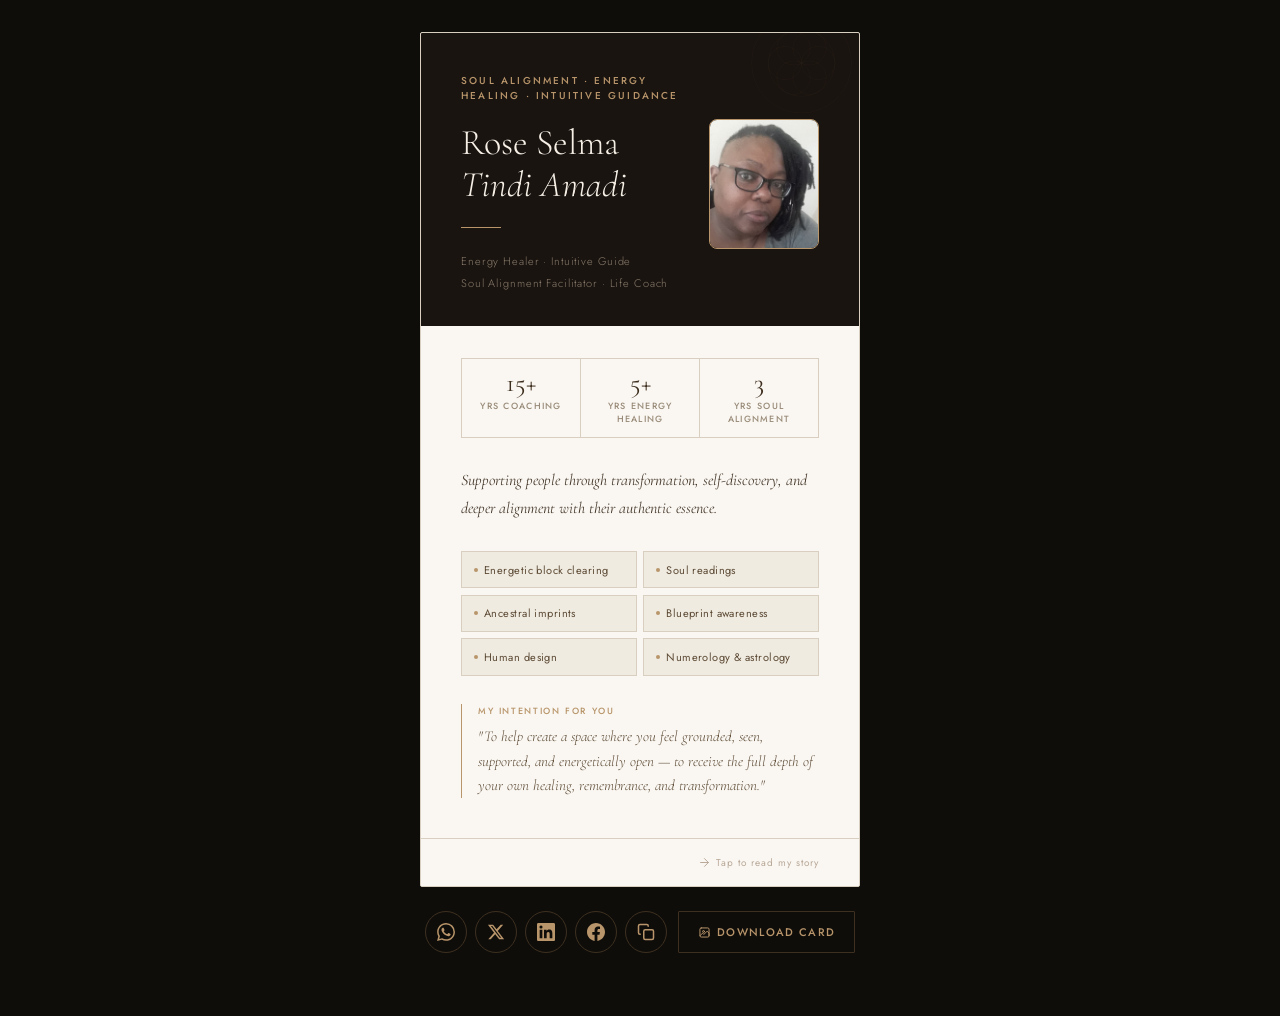
<file: index.html>
<!DOCTYPE html>
<html lang="en">
<head>
<meta charset="UTF-8">
<meta name="viewport" content="width=device-width, initial-scale=1.0">

<!-- Open Graph / Social Preview -->
<meta property="og:type" content="profile" />
<meta property="og:title" content="Rose Selma Tindi Amadi — Energy Healer & Soul Alignment Facilitator" />
<meta property="og:description" content="Supporting people through transformation, self-discovery, and deeper alignment with their authentic essence. Energy Healing · Soul Readings · Human Design · Numerology · Astrology · Life Coaching." />
<meta property="og:url" content="https://tich-labs.github.io/tindi-selma/" />
<meta property="og:image" content="https://tich-labs.github.io/tindi-selma/assets/og-image.png" />
<meta property="og:image:width" content="1200" />
<meta property="og:image:height" content="630" />
<meta property="profile:first_name" content="Rose Selma" />
<meta property="profile:last_name" content="Tindi Amadi" />

<!-- Twitter Card -->
<meta name="twitter:card" content="summary_large_image" />
<meta name="twitter:title" content="Rose Selma Tindi Amadi — Energy Healer & Soul Alignment Facilitator" />
<meta name="twitter:description" content="Supporting people through transformation, self-discovery, and deeper alignment. Energy Healing · Soul Readings · Life Coaching." />
<meta name="twitter:image" content="https://tich-labs.github.io/tindi-selma/assets/og-image.png" />

<!-- Theme -->
<meta name="theme-color" content="#0f0d0a" />
<meta name="apple-mobile-web-app-capable" content="yes" />
<meta name="apple-mobile-web-app-status-bar-style" content="black-translucent" />

<title>Rose Selma Tindi Amadi — Energy Healer &amp; Soul Alignment Facilitator</title>

<link rel="icon" type="image/svg+xml" href="assets/favicon.svg" />
<link rel="apple-touch-icon" href="assets/favicon.svg" />

<link href="https://fonts.googleapis.com/css2?family=Cormorant+Garamond:ital,wght@0,300;0,400;0,600;1,300;1,400&family=Jost:wght@300;400;500&display=swap" rel="stylesheet">
<style>
  *, *::before, *::after { box-sizing: border-box; margin: 0; padding: 0; }

  body {
    min-height: 100vh;
    display: flex;
    flex-direction: column;
    align-items: center;
    justify-content: center;
    background: #0f0d0a;
    font-family: 'Jost', sans-serif;
    padding: 2rem 1rem;
  }

  .scene {
    width: min(440px, 100%);
    perspective: 1200px;
    cursor: pointer;
  }

  .card-inner {
    width: 100%;
    position: relative;
    transform-style: preserve-3d;
    transition: transform 0.75s cubic-bezier(0.4, 0, 0.2, 1);
  }

  .scene.flipped .card-inner {
    transform: rotateY(180deg);
  }

  .card-face {
    width: 100%;
    backface-visibility: hidden;
    -webkit-backface-visibility: hidden;
    border-radius: 2px;
    overflow: hidden;
  }

  .front {
    position: relative;
  }

  .back {
    position: absolute;
    top: 0; left: 0; right: 0;
    min-height: 100%;
  }

  /* ── HERO ROW ── */
  .card-top {
    position: relative;
    padding: clamp(1.5rem, 5vw, 2.2rem) clamp(1.5rem, 5vw, 2.5rem);
  }
  .hero-row {
    display: flex;
    flex-direction: row;
    align-items: center;
    justify-content: space-between;
    gap: 1rem;
    position: relative;
    z-index: 1;
  }
  .hero-text {
    flex: 1;
    min-width: 0;
  }
  .hero-photo {
    flex: 0 0 110px;
    width: 110px;
    height: 130px;
    border-radius: 8px;
    border: 1.5px solid #b8956a;
    background-color: #1a1410;
    background-size: cover;
    background-position: center 20%;
    background-repeat: no-repeat;
    overflow: hidden;
  }
  .hero-photo img {
    width: 100%;
    height: 100%;
    object-fit: cover;
    display: block;
  }

  /* ── FRONT ── */
  .front { background: #faf7f2; border: 0.5px solid #d9cfc0; }

  .card-top {
    background: #1a1410;
    padding: clamp(1.5rem, 5vw, 2.5rem) clamp(1.5rem, 5vw, 2.5rem) clamp(1.2rem, 4vw, 2rem);
    position: relative;
    overflow: hidden;
  }

  .sacred-bg {
    position: absolute; top: -30px; right: -30px;
    width: clamp(120px, 40%, 180px);
    height: clamp(120px, 40%, 180px);
    opacity: 0.08;
  }

  .eyebrow {
    font-size: clamp(8px, 1.8vw, 10px);
    font-weight: 500; letter-spacing: 0.22em;
    text-transform: uppercase; color: #b8956a;
    margin-bottom: clamp(0.8rem, 3vw, 1.2rem);
  }

  .name {
    font-family: 'Cormorant Garamond', serif;
    font-size: clamp(26px, 7vw, 36px);
    font-weight: 300; color: #f5efe6;
    line-height: 1.15; margin-bottom: 0.5rem;
  }
  .name em { font-style: italic; }

  .divider-line {
    width: 40px; height: 0.5px;
    background: #b8956a;
    margin: clamp(0.8rem, 3vw, 1.4rem) 0;
  }

  .titles {
    font-size: clamp(9px, 2vw, 11px);
    font-weight: 300; letter-spacing: 0.08em;
    color: #8a7d6d; line-height: 2;
  }

  .card-body {
    padding: clamp(1.2rem, 4vw, 2rem) clamp(1.5rem, 5vw, 2.5rem) clamp(1.5rem, 5vw, 2.5rem);
  }

  .years-row { display: flex; gap: 0; margin-bottom: clamp(1.2rem, 4vw, 1.8rem); }

  .year-pill {
    flex: 1; text-align: center;
    padding: clamp(0.5rem, 2vw, 0.7rem) 0.3rem;
    border: 0.5px solid #d9cfc0;
  }
  .year-pill:not(:last-child) { border-right: none; }

  .year-num {
    font-family: 'Cormorant Garamond', serif;
    font-size: clamp(20px, 5vw, 26px);
    font-weight: 400; color: #3d2e1e;
    display: block; line-height: 1;
  }
  .year-label {
    font-size: clamp(7px, 1.6vw, 9px);
    font-weight: 500; letter-spacing: 0.14em;
    text-transform: uppercase; color: #9a8c7a;
    display: block; margin-top: 3px;
  }

  .body-text {
    font-family: 'Cormorant Garamond', serif;
    font-size: clamp(14px, 3.5vw, 16px);
    font-weight: 400; font-style: italic;
    color: #4a3d30; line-height: 1.75;
    margin-bottom: clamp(1.2rem, 4vw, 1.8rem);
  }

  .pillars {
    display: grid; grid-template-columns: 1fr 1fr;
    gap: 0.4rem;
    margin-bottom: clamp(1.2rem, 4vw, 1.8rem);
  }

  .pillar {
    background: #f0ebe0; border: 0.5px solid #d9cfc0;
    padding: 0.6rem 0.75rem;
    font-size: clamp(9px, 2.2vw, 11px);
    font-weight: 400; color: #5c4a35;
    letter-spacing: 0.04em;
    display: flex; align-items: center; gap: 6px;
  }
  .pillar-dot {
    width: 4px; height: 4px; border-radius: 50%;
    background: #b8956a; flex-shrink: 0;
  }

  .community-bar {
    background: #1a1410;
    padding: clamp(0.7rem, 2.5vw, 0.9rem) clamp(0.9rem, 3vw, 1.2rem);
    display: flex; align-items: center; gap: 1rem;
    margin-bottom: clamp(1.2rem, 4vw, 1.8rem);
  }
  .community-num {
    font-family: 'Cormorant Garamond', serif;
    font-size: clamp(22px, 6vw, 28px);
    font-weight: 400; color: #b8956a;
    line-height: 1; flex-shrink: 0;
  }
  .community-text {
    font-size: clamp(9px, 2vw, 11px);
    font-weight: 300; color: #a89880;
    line-height: 1.5; letter-spacing: 0.05em;
  }

  .intention-block {
    border-left: 1.5px solid #b8956a;
    padding-left: 1rem;
  }
  .intention-label {
    font-size: clamp(7px, 1.8vw, 9px);
    font-weight: 500; letter-spacing: 0.18em;
    text-transform: uppercase; color: #b8956a;
    margin-bottom: 0.4rem;
  }
  .intention-text {
    font-family: 'Cormorant Garamond', serif;
    font-size: clamp(13px, 3.2vw, 15px);
    font-style: italic; font-weight: 300;
    color: #5c4a35; line-height: 1.65;
  }

  /* ── BACK ── */
  .back {
    background: #1a1410;
    transform: rotateY(180deg);
    display: flex; flex-direction: column;
    border: 0.5px solid #2e271f;
  }

  .back-top {
    padding: clamp(1.5rem, 5vw, 2.5rem) clamp(1.5rem, 5vw, 2.5rem) 0;
    position: relative; overflow: hidden;
    flex-shrink: 0;
  }

  .back-sacred {
    position: absolute; bottom: -40px; left: -40px;
    width: clamp(140px, 45%, 200px);
    height: clamp(140px, 45%, 200px);
    opacity: 0.05;
  }

  .back-eyebrow {
    font-size: clamp(8px, 1.8vw, 10px);
    font-weight: 500; letter-spacing: 0.22em;
    text-transform: uppercase; color: #b8956a;
    margin-bottom: clamp(1rem, 3.5vw, 1.5rem);
  }

  .back-name {
    font-family: 'Cormorant Garamond', serif;
    font-size: clamp(22px, 6vw, 30px);
    font-weight: 300; color: #f5efe6;
    line-height: 1.2; margin-bottom: 0.3rem;
  }
  .back-name em { font-style: italic; }

  .back-divider {
    width: 40px; height: 0.5px;
    background: #b8956a;
    margin: clamp(0.8rem, 3vw, 1.2rem) 0;
  }

  .back-body {
    padding: clamp(1.2rem, 4vw, 2rem) clamp(1.5rem, 5vw, 2.5rem);
    display: flex; flex-direction: column; gap: clamp(0.9rem, 3vw, 1.3rem);
  }

  .bio-para {
    font-family: 'Cormorant Garamond', serif;
    font-size: clamp(13px, 3.2vw, 15.5px);
    font-weight: 300; color: #c9bfb0;
    line-height: 1.75;
  }

  .bio-para strong {
    font-weight: 400; color: #e8dece;
    font-style: normal;
  }

  .back-tags {
    display: flex; flex-wrap: wrap; gap: 0.4rem;
    margin-top: auto; padding-top: clamp(0.5rem, 2vw, 0.8rem);
  }

  .tag {
    font-size: clamp(8px, 1.8vw, 9px);
    font-weight: 500; letter-spacing: 0.14em;
    text-transform: uppercase;
    color: #b8956a; border: 0.5px solid #3d3020;
    padding: 0.3rem 0.6rem; border-radius: 1px;
  }

  .back-footer {
    padding: clamp(0.9rem, 3vw, 1.2rem) clamp(1.5rem, 5vw, 2.5rem);
    border-top: 0.5px solid #2e271f;
    display: flex; align-items: center;
    flex-shrink: 0;
  }

  .flip-hint {
    font-size: clamp(8px, 1.8vw, 10px);
    font-weight: 400; letter-spacing: 0.1em;
    color: #5c5040;
    display: flex; align-items: center; gap: 6px;
  }

  .flip-icon {
    width: 16px; height: 16px; opacity: 0.6;
  }

  .back-mark {
    font-family: 'Cormorant Garamond', serif;
    font-size: clamp(16px, 3.5vw, 18px);
    font-style: italic; color: #b8956a; opacity: 0.7;
  }

  /* Front footer hint */
  .front-footer {
    padding: clamp(0.8rem, 2.5vw, 1rem) clamp(1.5rem, 5vw, 2.5rem);
    border-top: 0.5px solid #d9cfc0;
    display: flex; align-items: center; justify-content: flex-end; gap: 6px;
    background: #faf7f2;
  }

  .front-hint {
    font-size: clamp(8px, 1.8vw, 10px);
    font-weight: 400; letter-spacing: 0.1em;
    color: #b8a898;
    display: flex; align-items: center; gap: 5px;
  }

  /* Share button */
  .share-wrap {
    margin-top: clamp(1rem, 3vw, 1.5rem);
    display: flex; gap: 0.7rem; flex-wrap: wrap; justify-content: center;
  }

  .share-btn {
    font-family: 'Jost', sans-serif;
    font-size: 11px; font-weight: 500;
    letter-spacing: 0.12em; text-transform: uppercase;
    color: #b8956a; background: transparent;
    border: 0.5px solid #3d3020;
    padding: 0.6rem 1.2rem; cursor: pointer;
    border-radius: 1px;
    transition: background 0.2s, color 0.2s;
    display: flex; align-items: center; gap: 6px;
  }
  .share-btn:hover { background: #1a1410; color: #d4a96a; }
  .share-btn svg { width: 13px; height: 13px; flex-shrink: 0; }

  .copied-msg {
    font-size: 10px; color: #b8956a;
    letter-spacing: 0.1em; opacity: 0;
    transition: opacity 0.3s; margin-top: 0.3rem;
    text-align: center; width: 100%;
    font-family: 'Jost', sans-serif;
  }
  .copied-msg.show { opacity: 1; }

  /* Social share icons */
  .share-socials {
    display: flex; gap: 0.5rem; flex-wrap: wrap; justify-content: center;
  }
  .share-icon {
    width: 42px; height: 42px; border-radius: 50%;
    border: 0.5px solid #3d3020;
    background: transparent;
    display: flex; align-items: center; justify-content: center;
    cursor: pointer; transition: background 0.2s, border-color 0.2s;
    color: #b8956a;
  }
  .share-icon:hover { background: #1a1410; border-color: #b8956a; }
  .share-icon svg { width: 18px; height: 18px; }
  .share-label {
    font-size: 9px; letter-spacing: 0.12em; text-transform: uppercase;
    color: #5c5040; text-align: center; margin-top: 0.35rem;
    font-family: 'Jost', sans-serif;
  }

  @media (max-width: 480px) {
    .scene { aspect-ratio: 9 / 14.5; }
  }

  /* ── PRINT STYLES ── */
  @media print {
    @page {
      size: landscape;
      margin: 12mm;
    }
    * {
      -webkit-print-color-adjust: exact !important;
      print-color-adjust: exact !important;
    }
    body {
      background: #fff;
      padding: 0;
      align-items: flex-start;
      justify-content: flex-start;
    }
    .share-wrap, .share-btn, .share-socials, .share-icon, .copied-msg {
      display: none !important;
    }
    .scene {
      width: 100%;
      max-width: 100%;
      cursor: default;
      perspective: none;
    }
    .card-inner {
      transform: none !important;
      transition: none !important;
      display: flex;
      flex-direction: row;
      gap: 3mm;
      align-items: flex-start;
    }
    .card-face {
      position: relative !important;
      backface-visibility: visible !important;
      -webkit-backface-visibility: visible !important;
      page-break-inside: avoid;
      flex: 1;
      min-width: 0;
    }
    .front { border: 0.5px solid #d9cfc0; }
    .back {
      transform: none !important;
      position: relative !important;
      top: auto !important; left: auto !important;
      border: 0.5px solid #2e271f;
    }
    .front-footer, .back-footer {
      display: none;
    }
    .card-top, .back-top { padding: 3mm 4mm 2mm; }
    .card-body, .back-body { padding: 2mm 4mm 3mm; }
    .hero-photo img { display: block !important; }
  }
</style>
</head>
<body>

<div class="scene" id="scene" onclick="toggleFlip()" role="button" aria-label="Click to flip card" tabindex="0">
  <div class="card-inner" id="cardInner">

    <!-- FRONT -->
    <div class="card-face front">
      <div class="card-top">
        <svg class="sacred-bg" viewBox="0 0 180 180" xmlns="http://www.w3.org/2000/svg" aria-hidden="true">
          <circle cx="90" cy="90" r="75" fill="none" stroke="#b8956a" stroke-width="0.5"/>
          <circle cx="90" cy="90" r="50" fill="none" stroke="#b8956a" stroke-width="0.5"/>
          <circle cx="115" cy="90" r="25" fill="none" stroke="#b8956a" stroke-width="0.5"/>
          <circle cx="65" cy="90" r="25" fill="none" stroke="#b8956a" stroke-width="0.5"/>
          <circle cx="102" cy="68" r="25" fill="none" stroke="#b8956a" stroke-width="0.5"/>
          <circle cx="78" cy="68" r="25" fill="none" stroke="#b8956a" stroke-width="0.5"/>
          <circle cx="102" cy="112" r="25" fill="none" stroke="#b8956a" stroke-width="0.5"/>
          <circle cx="78" cy="112" r="25" fill="none" stroke="#b8956a" stroke-width="0.5"/>
        </svg>
        <div class="hero-row">
          <div class="hero-text">
            <div class="eyebrow">Soul Alignment · Energy Healing · Intuitive Guidance</div>
            <div class="name">Rose Selma<br><em>Tindi Amadi</em></div>
            <div class="divider-line"></div>
            <div class="titles">
              Energy Healer · Intuitive Guide<br>
              Soul Alignment Facilitator · Life Coach
            </div>
          </div>
          <div class="hero-photo"><img src="https://tich-labs.github.io/tindi-selma/assets/tindi_portrait.jpeg" alt="Rose Selma Tindi Amadi"></div>
        </div>
      </div>

      <div class="card-body">
        <div class="years-row">
          <div class="year-pill">
            <span class="year-num">15+</span>
            <span class="year-label">yrs coaching</span>
          </div>
          <div class="year-pill">
            <span class="year-num">5+</span>
            <span class="year-label">yrs energy healing</span>
          </div>
          <div class="year-pill">
            <span class="year-num">3</span>
            <span class="year-label">yrs soul alignment</span>
          </div>
        </div>

        <div class="body-text">
          Supporting people through transformation, self-discovery, and deeper alignment with their authentic essence.
        </div>

        <div class="pillars">
          <div class="pillar"><span class="pillar-dot"></span>Energetic block clearing</div>
          <div class="pillar"><span class="pillar-dot"></span>Soul readings</div>
          <div class="pillar"><span class="pillar-dot"></span>Ancestral imprints</div>
          <div class="pillar"><span class="pillar-dot"></span>Blueprint awareness</div>
          <div class="pillar"><span class="pillar-dot"></span>Human design</div>
          <div class="pillar"><span class="pillar-dot"></span>Numerology &amp; astrology</div>
        </div>

        <div class="intention-block">
          <div class="intention-label">My intention for you</div>
          <div class="intention-text">"To help create a space where you feel grounded, seen, supported, and energetically open — to receive the full depth of your own healing, remembrance, and transformation."</div>
        </div>
      </div>

      <div class="front-footer">
        <div class="front-hint">
          <svg viewBox="0 0 20 20" width="13" height="13" fill="none" stroke="#b8a898" stroke-width="1.5" stroke-linecap="round" aria-hidden="true">
            <path d="M4 10h12M10 4l6 6-6 6"/>
          </svg>
          Tap to read my story
        </div>
      </div>
    </div>

    <!-- BACK -->
    <div class="card-face back">
      <div class="back-top">
        <svg class="back-sacred" viewBox="0 0 200 200" xmlns="http://www.w3.org/2000/svg" aria-hidden="true">
          <circle cx="100" cy="100" r="80" fill="none" stroke="#b8956a" stroke-width="0.5"/>
          <circle cx="100" cy="100" r="55" fill="none" stroke="#b8956a" stroke-width="0.5"/>
          <circle cx="127" cy="100" r="27" fill="none" stroke="#b8956a" stroke-width="0.5"/>
          <circle cx="73" cy="100" r="27" fill="none" stroke="#b8956a" stroke-width="0.5"/>
          <circle cx="113" cy="75" r="27" fill="none" stroke="#b8956a" stroke-width="0.5"/>
          <circle cx="87" cy="75" r="27" fill="none" stroke="#b8956a" stroke-width="0.5"/>
          <circle cx="113" cy="125" r="27" fill="none" stroke="#b8956a" stroke-width="0.5"/>
          <circle cx="87" cy="125" r="27" fill="none" stroke="#b8956a" stroke-width="0.5"/>
        </svg>
        <div class="back-eyebrow">About Rose Selma</div>
        <div class="back-name">Walking alongside you<br><em>on this journey</em></div>
        <div class="back-divider"></div>
      </div>

      <div class="back-body">
        <p class="bio-para">
          I'm <strong>Rose Selma Tindi Amadi</strong> — an Energy Healer, Intuitive Guide, Soul Alignment Facilitator, and Life Coach with over <strong>15 years of transformative work</strong> supporting people through self-discovery, healing, and deeper alignment.
        </p>
        <p class="bio-para">
          My practice weaves together <strong>energy healing, soul readings, and blueprint awareness</strong> — including numerology, astrology, and human design — to help you identify energetic blocks, emotional patterns, and soul-level themes that may be limiting your expansion.
        </p>
        <p class="bio-para">
          I also hold space for a community of <strong>200 Awakening Allies</strong>, gathered around healing, empowerment, spiritual growth, and conscious transformation.
        </p>
        <p class="bio-para">
          Before and during your journey, my intention is to help you feel <strong>grounded, seen, and energetically open</strong> — so you can receive the full depth of your own remembrance and transformation.
        </p>
        <div class="back-tags">
          <span class="tag">Energy Healing</span>
          <span class="tag">Soul Readings</span>
          <span class="tag">Human Design</span>
          <span class="tag">Numerology</span>
          <span class="tag">Astrology</span>
          <span class="tag">Life Coaching</span>
          <span class="tag">Ancestral Work</span>
        </div>
      </div>

      <div class="back-footer">
        <div class="flip-hint">
          <svg class="flip-icon" viewBox="0 0 20 20" fill="none" stroke="currentColor" stroke-width="1.5" stroke-linecap="round" aria-hidden="true">
            <path d="M3 10a7 7 0 0114 0M17 10l-2.5-3M17 10l-2.5 3"/>
          </svg>
          Tap to flip back
        </div>
      </div>
    </div>

  </div>
</div>

<div class="share-wrap">
  <div class="share-socials">
    <button class="share-icon" onclick="shareWhatsApp()" title="Share on WhatsApp" aria-label="Share on WhatsApp">
      <svg viewBox="0 0 24 24" fill="currentColor"><path d="M17.472 14.382c-.297-.149-1.758-.867-2.03-.967-.273-.099-.471-.148-.67.15-.197.297-.767.966-.94 1.164-.173.199-.347.223-.644.075-.297-.15-1.255-.463-2.39-1.475-.883-.788-1.48-1.761-1.653-2.059-.173-.297-.018-.458.13-.606.134-.133.298-.347.446-.52.149-.174.198-.298.298-.497.099-.198.05-.371-.025-.52-.075-.149-.669-1.612-.916-2.207-.242-.579-.487-.5-.669-.51-.173-.008-.371-.01-.57-.01-.198 0-.52.074-.792.372-.272.297-1.04 1.016-1.04 2.479 0 1.462 1.065 2.875 1.213 3.074.149.198 2.096 3.2 5.077 4.487.709.306 1.262.489 1.694.625.712.227 1.36.195 1.871.118.571-.085 1.758-.719 2.006-1.413.248-.694.248-1.289.173-1.413-.074-.124-.272-.198-.57-.347m-5.421 7.403h-.004a9.87 9.87 0 01-5.031-1.378l-.361-.214-3.741.982.998-3.648-.235-.374a9.86 9.86 0 01-1.51-5.26c.001-5.45 4.436-9.884 9.888-9.884 2.64 0 5.122 1.03 6.988 2.898a9.825 9.825 0 012.893 6.994c-.003 5.45-4.437 9.884-9.885 9.884m8.413-18.297A11.815 11.815 0 0012.05 0C5.495 0 .16 5.335.157 11.892c0 2.096.547 4.142 1.588 5.945L.057 24l6.305-1.654a11.882 11.882 0 005.683 1.448h.005c6.554 0 11.89-5.335 11.893-11.893a11.821 11.821 0 00-3.48-8.413z"/></svg>
    </button>
    <button class="share-icon" onclick="shareTwitter()" title="Share on X/Twitter" aria-label="Share on X/Twitter">
      <svg viewBox="0 0 24 24" fill="currentColor"><path d="M18.244 2.25h3.308l-7.227 8.26 8.502 11.24H16.17l-5.214-6.817L4.99 21.75H1.68l7.73-8.835L1.254 2.25H8.08l4.713 6.231zm-1.161 17.52h1.833L7.084 4.126H5.117z"/></svg>
    </button>
    <button class="share-icon" onclick="shareLinkedIn()" title="Share on LinkedIn" aria-label="Share on LinkedIn">
      <svg viewBox="0 0 24 24" fill="currentColor"><path d="M20.447 20.452h-3.554v-5.569c0-1.328-.027-3.037-1.852-3.037-1.853 0-2.136 1.445-2.136 2.939v5.667H9.351V9h3.414v1.561h.046c.477-.9 1.637-1.85 3.37-1.85 3.601 0 4.267 2.37 4.267 5.455v6.286zM5.337 7.433a2.062 2.062 0 01-2.063-2.065 2.064 2.064 0 112.063 2.065zm1.782 13.019H3.555V9h3.564v11.452zM22.225 0H1.771C.792 0 0 .774 0 1.729v20.542C0 23.227.792 24 1.771 24h20.451C23.2 24 24 23.227 24 22.271V1.729C24 .774 23.2 0 22.222 0h.003z"/></svg>
    </button>
    <button class="share-icon" onclick="shareFacebook()" title="Share on Facebook" aria-label="Share on Facebook">
      <svg viewBox="0 0 24 24" fill="currentColor"><path d="M24 12.073c0-6.627-5.373-12-12-12s-12 5.373-12 12c0 5.99 4.388 10.954 10.125 11.854v-8.385H7.078v-3.47h3.047V9.43c0-3.007 1.792-4.669 4.533-4.669 1.312 0 2.686.235 2.686.235v2.953H15.83c-1.491 0-1.956.925-1.956 1.874v2.25h3.328l-.532 3.47h-2.796v8.385C19.612 23.027 24 18.062 24 12.073z"/></svg>
    </button>
    <button class="share-icon" onclick="copyLink()" title="Copy link" aria-label="Copy link">
      <svg viewBox="0 0 24 24" fill="none" stroke="currentColor" stroke-width="2"><rect x="9" y="9" width="13" height="13" rx="2" ry="2"/><path d="M5 15H4a2 2 0 0 1-2-2V4a2 2 0 0 1 2-2h9a2 2 0 0 1 2 2v1"/></svg>
    </button>
  </div>
  <button class="share-btn" onclick="window.print()">
    <svg viewBox="0 0 20 20" fill="none" stroke="currentColor" stroke-width="1.5" stroke-linecap="round" stroke-linejoin="round">
      <rect x="3" y="3" width="14" height="14" rx="2"/><circle cx="8.5" cy="8.5" r="1.5"/><path d="M3 15l4-4 2 2 5-5 3 3v4"/>
    </svg>
    Download Card
  </button>
  <div class="copied-msg" id="copiedMsg">Link copied to clipboard</div>
</div>

<script>
  function toggleFlip() {
    document.getElementById('scene').classList.toggle('flipped');
  }

  document.getElementById('scene').addEventListener('keydown', function(e) {
    if (e.key === 'Enter' || e.key === ' ') { e.preventDefault(); toggleFlip(); }
  });

  function copyLink() {
    const url = window.location.href;
    navigator.clipboard.writeText(url).then(function() {
      const msg = document.getElementById('copiedMsg');
      msg.classList.add('show');
      setTimeout(function() { msg.classList.remove('show'); }, 2500);
    }).catch(function() {
      const msg = document.getElementById('copiedMsg');
      msg.textContent = 'Copy the URL from your address bar';
      msg.classList.add('show');
      setTimeout(function() { msg.classList.remove('show'); }, 2500);
    });
  }

  function shareWhatsApp() {
    var url = encodeURIComponent(window.location.href);
    var text = encodeURIComponent('Rose Selma Tindi Amadi — Energy Healer & Soul Alignment Facilitator');
    window.open('https://wa.me/?text=' + text + '%20' + url, '_blank');
  }

  function shareTwitter() {
    var url = encodeURIComponent(window.location.href);
    var text = encodeURIComponent('Rose Selma Tindi Amadi — Energy Healer & Soul Alignment Facilitator');
    window.open('https://twitter.com/intent/tweet?text=' + text + '&url=' + url, '_blank', 'width=600,height=400');
  }

  function shareLinkedIn() {
    var url = encodeURIComponent(window.location.href);
    window.open('https://www.linkedin.com/sharing/share-offsite/?url=' + url, '_blank', 'width=600,height=500');
  }

  function shareFacebook() {
    var url = encodeURIComponent(window.location.href);
    window.open('https://www.facebook.com/sharer/sharer.php?u=' + url, '_blank', 'width=600,height=400');
  }

  function applySavedContent() {
    var saved = localStorage.getItem('cardContent');
    if (!saved) return;
    try {
      var d = JSON.parse(saved);
      function set(el, val) { if (el && val !== undefined) el.textContent = val; }
      function setHTML(el, val) { if (el && val !== undefined) el.innerHTML = val; }
      set(document.querySelector('.eyebrow'), d.fEyebrow);
      var nameEl = document.querySelector('.name');
      if (nameEl && d.fName1) nameEl.innerHTML = d.fName1 + '<br><em>' + (d.fName2 || '') + '</em>';
      var titlesEl = document.querySelector('.titles');
      if (titlesEl) titlesEl.innerHTML = (d.fTitles1 || '') + '<br>' + (d.fTitles2 || '');
      var yNums = document.querySelectorAll('.year-num');
      var yLabels = document.querySelectorAll('.year-label');
      set(yNums[0], d.s1num); set(yLabels[0], d.s1label);
      set(yNums[1], d.s2num); set(yLabels[1], d.s2label);
      set(yNums[2], d.s3num); set(yLabels[2], d.s3label);
      set(document.querySelector('.body-text'), d.fBody);
      var pillars = document.querySelectorAll('.pillar');
      var pVals = [d.p1, d.p2, d.p3, d.p4, d.p5, d.p6];
      for (var i = 0; i < pillars.length && i < pVals.length; i++) {
        if (pVals[i]) pillars[i].innerHTML = '<span class="pillar-dot"></span>' + pVals[i];
      }
      set(document.querySelector('.intention-label'), d.fIntentionLabel);
      set(document.querySelector('.intention-text'), d.fIntention);
      set(document.querySelector('.front-hint'), d.fHint);
      set(document.querySelector('.back-eyebrow'), d.bEyebrow);
      var bNameEl = document.querySelector('.back-name');
      if (bNameEl && d.bName1) bNameEl.innerHTML = d.bName1 + '<br><em>' + (d.bName2 || '') + '</em>';
      var bios = document.querySelectorAll('.bio-para');
      setHTML(bios[0], d.bio1); setHTML(bios[1], d.bio2);
      setHTML(bios[2], d.bio3); setHTML(bios[3], d.bio4);
      var tags = document.querySelectorAll('.tag');
      var tVals = [d.t1, d.t2, d.t3, d.t4, d.t5, d.t6, d.t7];
      for (var j = 0; j < tags.length && j < tVals.length; j++) {
        if (tVals[j]) tags[j].textContent = tVals[j];
      }
      var flipHints = document.querySelectorAll('.flip-hint');
      if (flipHints.length && d.bHint) {
        var svg = flipHints[0].querySelector('svg');
        if (svg) {
          flipHints[0].innerHTML = '';
          flipHints[0].appendChild(svg.cloneNode(true));
          flipHints[0].appendChild(document.createTextNode(' ' + d.bHint));
        }
      }
    } catch(e) {}
  }

  /* Register Service Worker for offline support */
  if ('serviceWorker' in navigator) {
    window.addEventListener('load', function() {
      navigator.serviceWorker.register('/tindi-selma/sw.js').catch(function() {});
    });
  }
  /* Apply saved content from admin panel */
  applySavedContent();
</script>
</body>
</html>
</file>
